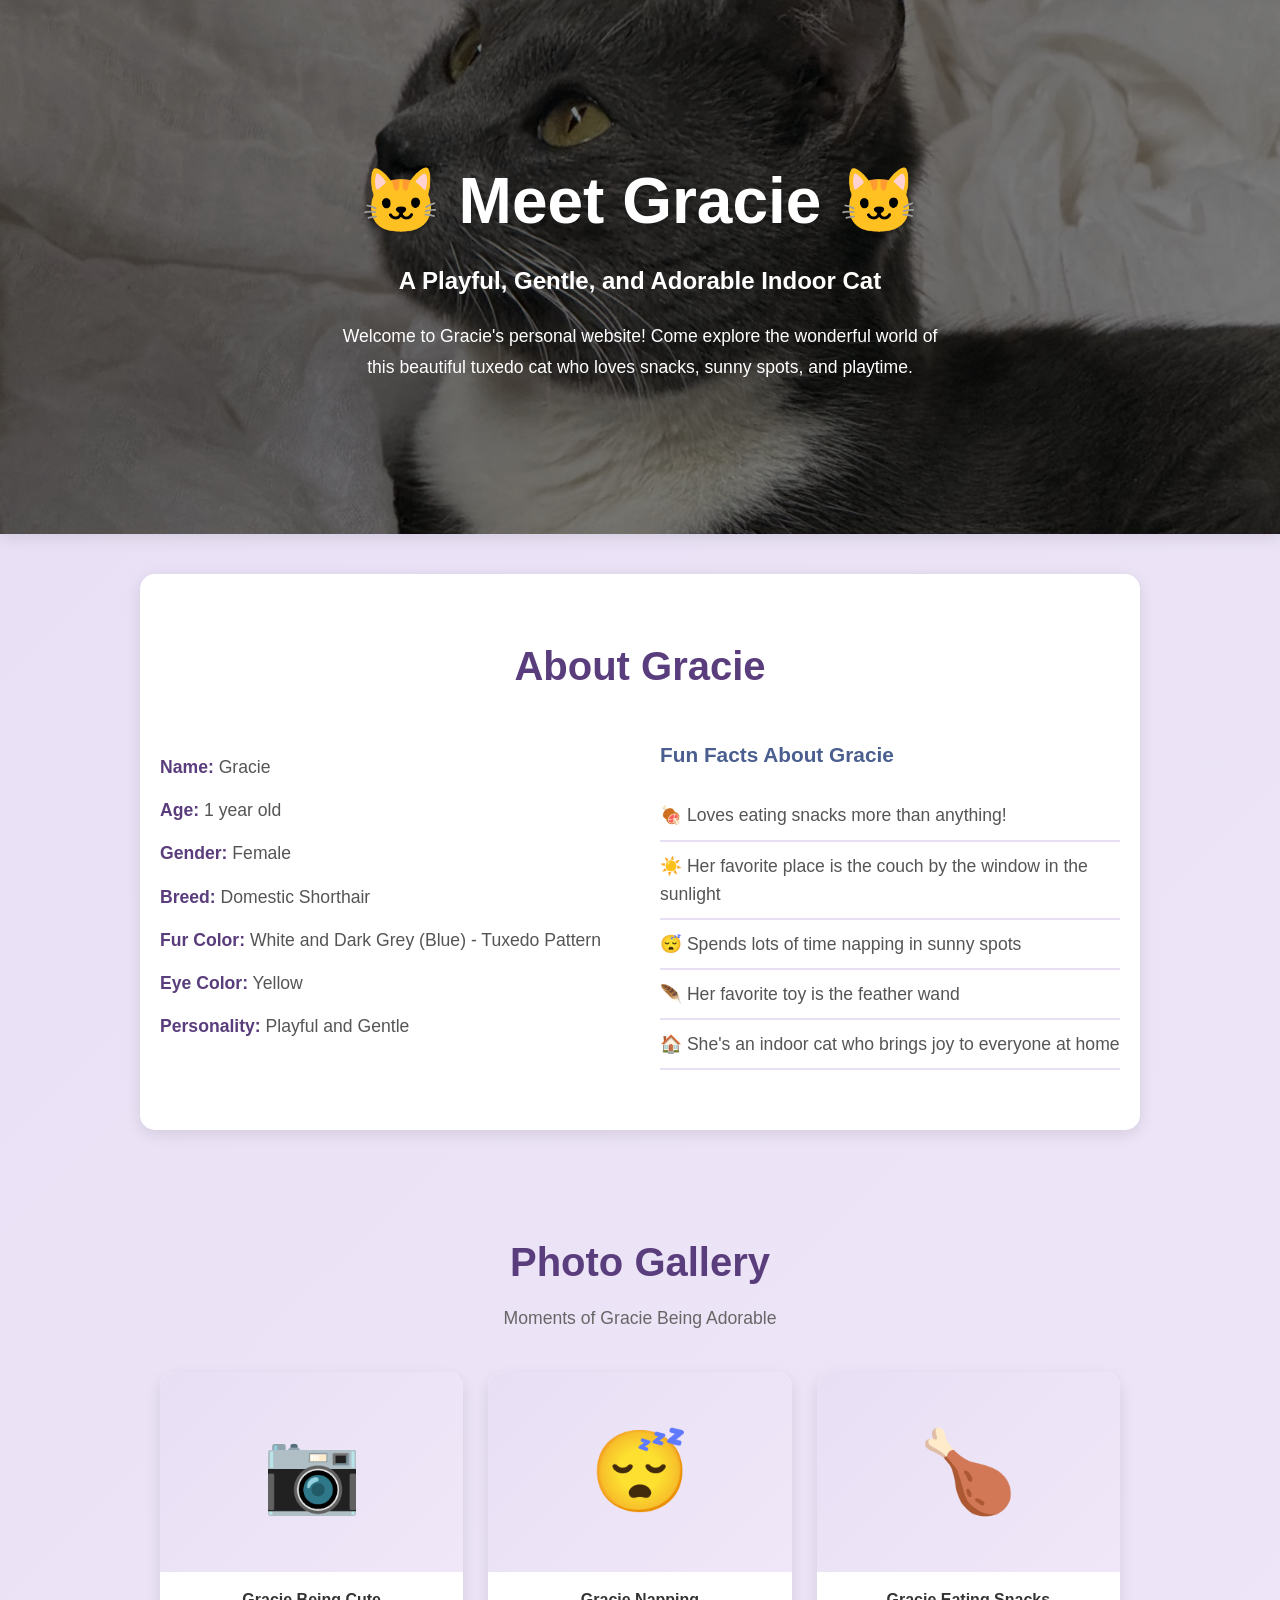
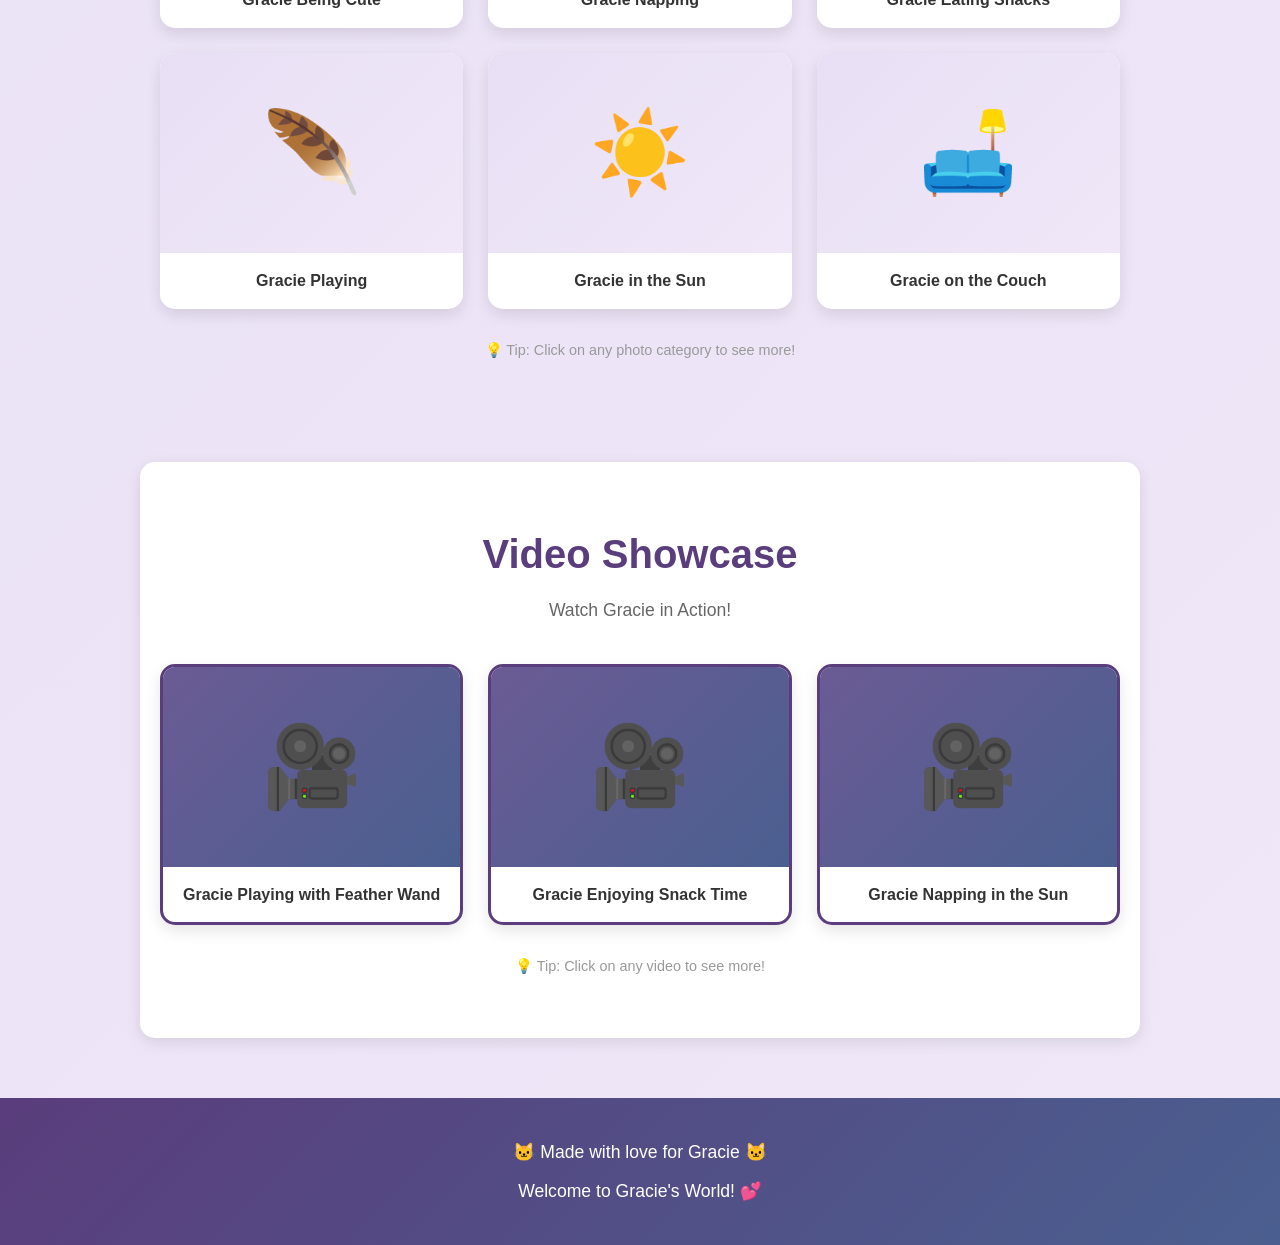
<file: index.html>
<!DOCTYPE html>
<html lang="en">
<head>
    <meta charset="UTF-8">
    <meta name="viewport" content="width=device-width, initial-scale=1.0">
    <title>Gracie - The Cutest Cat Ever!</title>
    <link rel="stylesheet" href="style.css">
</head>
<body>
    <!-- HERO SECTION: Welcome to Gracie's world -->
    <section class="hero">
        <div class="hero-content">
            <h1>🐱 Meet Gracie 🐱</h1>
            <p class="tagline">A Playful, Gentle, and Adorable Indoor Cat</p>
            <p class="intro">Welcome to Gracie's personal website! Come explore the wonderful world of this beautiful tuxedo cat who loves snacks, sunny spots, and playtime.</p>
        </div>
    </section>

    <!-- ABOUT ME SECTION: Learn about Gracie -->
    <section class="about">
        <h2>About Gracie</h2>
        <div class="about-content">
            <div class="about-text">
                <p><strong>Name:</strong> Gracie</p>
                <p><strong>Age:</strong> 1 year old</p>
                <p><strong>Gender:</strong> Female</p>
                <p><strong>Breed:</strong> Domestic Shorthair</p>
                <p><strong>Fur Color:</strong> White and Dark Grey (Blue) - Tuxedo Pattern</p>
                <p><strong>Eye Color:</strong> Yellow</p>
                <p><strong>Personality:</strong> Playful and Gentle</p>
            </div>
            <div class="about-facts">
                <h3>Fun Facts About Gracie</h3>
                <ul>
                    <li>🍖 Loves eating snacks more than anything!</li>
                    <li>☀️ Her favorite place is the couch by the window in the sunlight</li>
                    <li>😴 Spends lots of time napping in sunny spots</li>
                    <li>🪶 Her favorite toy is the feather wand</li>
                    <li>🏠 She's an indoor cat who brings joy to everyone at home</li>
                </ul>
            </div>
        </div>
    </section>

    <!-- PHOTO GALLERY SECTION: Show off Gracie's cutest moments -->
    <section class="gallery">
        <h2>Photo Gallery</h2>
        <p class="gallery-subtitle">Moments of Gracie Being Adorable</p>
        <div class="photo-grid">
            <!-- Photo 1 - Clickable link -->
            <a href="gracie-cute.html" class="photo-card">
                <div class="photo-placeholder">📷</div>
                <p>Gracie Being Cute</p>
            </a>
            <!-- Photo 2 - Clickable link -->
            <a href="gracie-napping.html" class="photo-card">
                <div class="photo-placeholder">😴</div>
                <p>Gracie Napping</p>
            </a>
            <!-- Photo 3 - Clickable link -->
            <a href="gracie-eating.html" class="photo-card">
                <div class="photo-placeholder">🍗</div>
                <p>Gracie Eating Snacks</p>
            </a>
            <!-- Photo 4 - Clickable link -->
            <a href="gracie-playing.html" class="photo-card">
                <div class="photo-placeholder">🪶</div>
                <p>Gracie Playing</p>
            </a>
            <!-- Photo 5 - Clickable link -->
            <a href="gracie-sun.html" class="photo-card">
                <div class="photo-placeholder">☀️</div>
                <p>Gracie in the Sun</p>
            </a>
            <!-- Photo 6 - Clickable link -->
            <a href="gracie-couch.html" class="photo-card">
                <div class="photo-placeholder">🛋️</div>
                <p>Gracie on the Couch</p>
            </a>
        </div>
        <p class="gallery-note">💡 Tip: Click on any photo category to see more!</p>
    </section>

    <!-- VIDEO SHOWCASE SECTION: Watch Gracie in action -->
    <section class="videos">
        <h2>Video Showcase</h2>
        <p class="video-subtitle">Watch Gracie in Action!</p>
        <div class="video-grid">
            <!-- Video 1 - Clickable link -->
            <a href="gracie-feather-wand.html" class="video-card">
                <div class="video-placeholder">🎥</div>
                <p>Gracie Playing with Feather Wand</p>
            </a>
            <!-- Video 2 - Clickable link -->
            <a href="gracie-snack-time.html" class="video-card">
                <div class="video-placeholder">🎥</div>
                <p>Gracie Enjoying Snack Time</p>
            </a>
            <!-- Video 3 - Clickable link -->
            <a href="gracie-sun-nap.html" class="video-card">
                <div class="video-placeholder">🎥</div>
                <p>Gracie Napping in the Sun</p>
            </a>
        </div>
        <p class="video-note">💡 Tip: Click on any video to see more!</p>
    </section>

    <!-- FOOTER -->
    <footer>
        <p>🐱 Made with love for Gracie 🐱</p>
        <p>Welcome to Gracie's World! 💕</p>
    </footer>

    <!-- Link to JavaScript file -->
    <script src="script.js"></script>
</body>
</html>
</file>
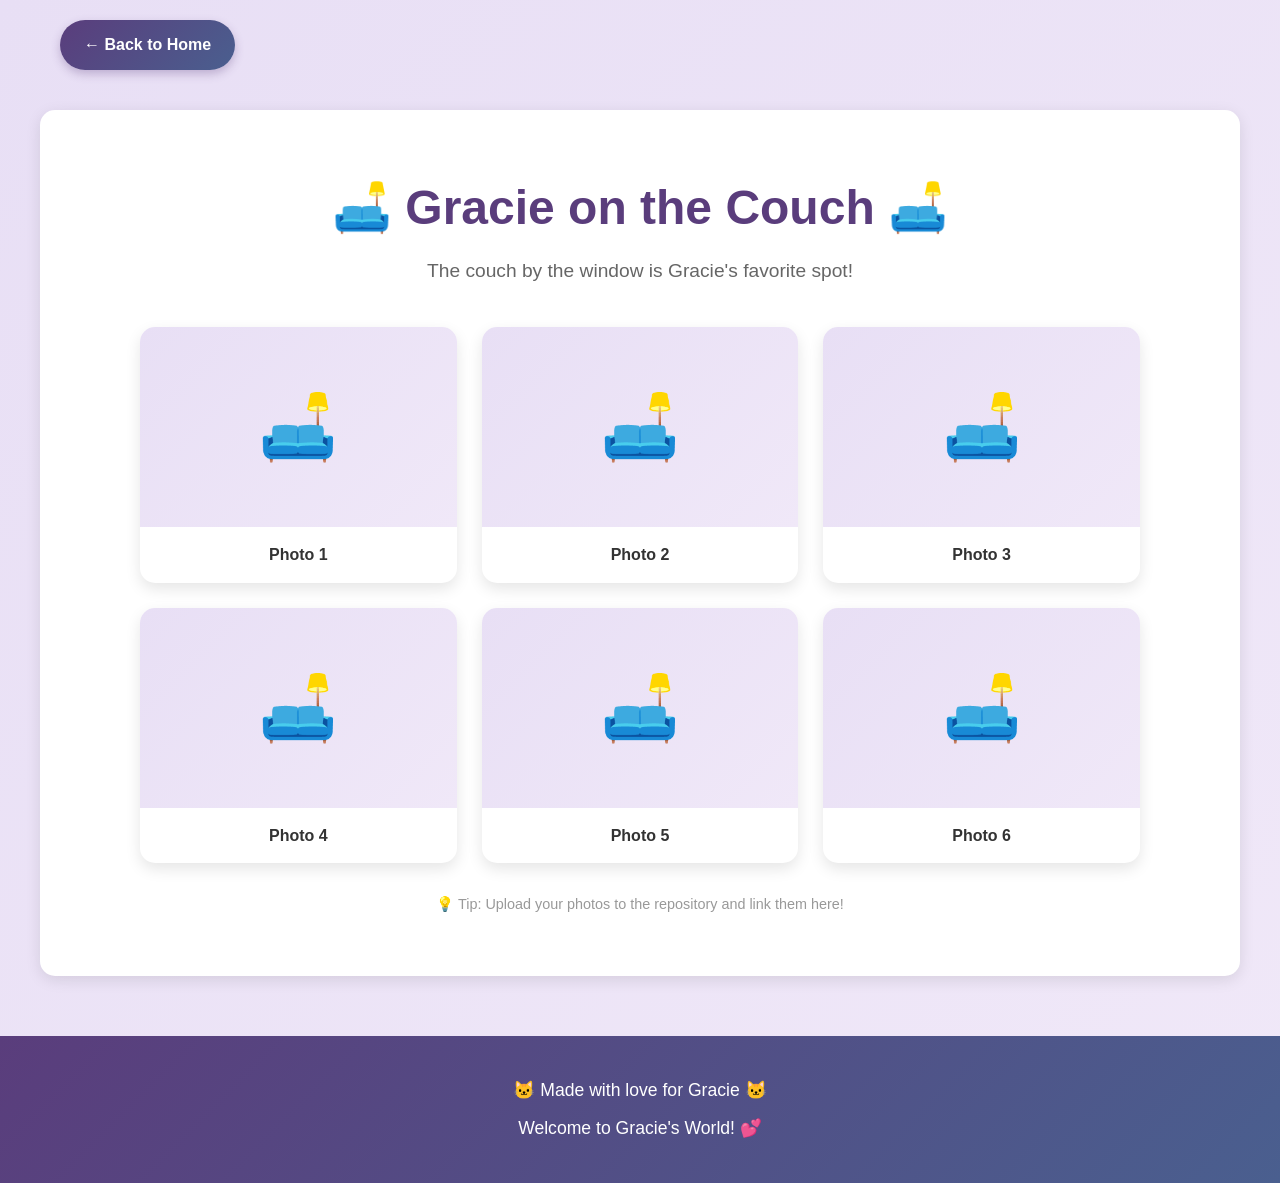
<file: gracie-couch.html>
<!DOCTYPE html>
<html lang="en">
<head>
    <meta charset="UTF-8">
    <meta name="viewport" content="width=device-width, initial-scale=1.0">
    <title>Gracie on the Couch - Gracie's Website</title>
    <link rel="stylesheet" href="style.css">
</head>
<body>
    <!-- BACK TO HOME BUTTON -->
    <div class="back-button-container">
        <a href="index.html" class="back-button">← Back to Home</a>
    </div>

    <!-- PAGE TITLE -->
    <section class="gallery-page">
        <h1>🛋️ Gracie on the Couch 🛋️</h1>
        <p class="page-subtitle">The couch by the window is Gracie's favorite spot!</p>

        <!-- PHOTO GRID -->
        <div class="gallery-page-grid">
            <!-- Add your photos here! Replace the emojis with actual image links -->
            <div class="gallery-item">
                <div class="photo-placeholder">🛋️</div>
                <p>Photo 1</p>
            </div>
            <div class="gallery-item">
                <div class="photo-placeholder">🛋️</div>
                <p>Photo 2</p>
            </div>
            <div class="gallery-item">
                <div class="photo-placeholder">🛋️</div>
                <p>Photo 3</p>
            </div>
            <div class="gallery-item">
                <div class="photo-placeholder">🛋️</div>
                <p>Photo 4</p>
            </div>
            <div class="gallery-item">
                <div class="photo-placeholder">🛋️</div>
                <p>Photo 5</p>
            </div>
            <div class="gallery-item">
                <div class="photo-placeholder">🛋️</div>
                <p>Photo 6</p>
            </div>
        </div>

        <p class="gallery-page-note">💡 Tip: Upload your photos to the repository and link them here!</p>
    </section>

    <!-- FOOTER -->
    <footer>
        <p>🐱 Made with love for Gracie 🐱</p>
        <p>Welcome to Gracie's World! 💕</p>
    </footer>

    <!-- Link to JavaScript file -->
    <script src="script.js"></script>
</body>
</html>
</file>
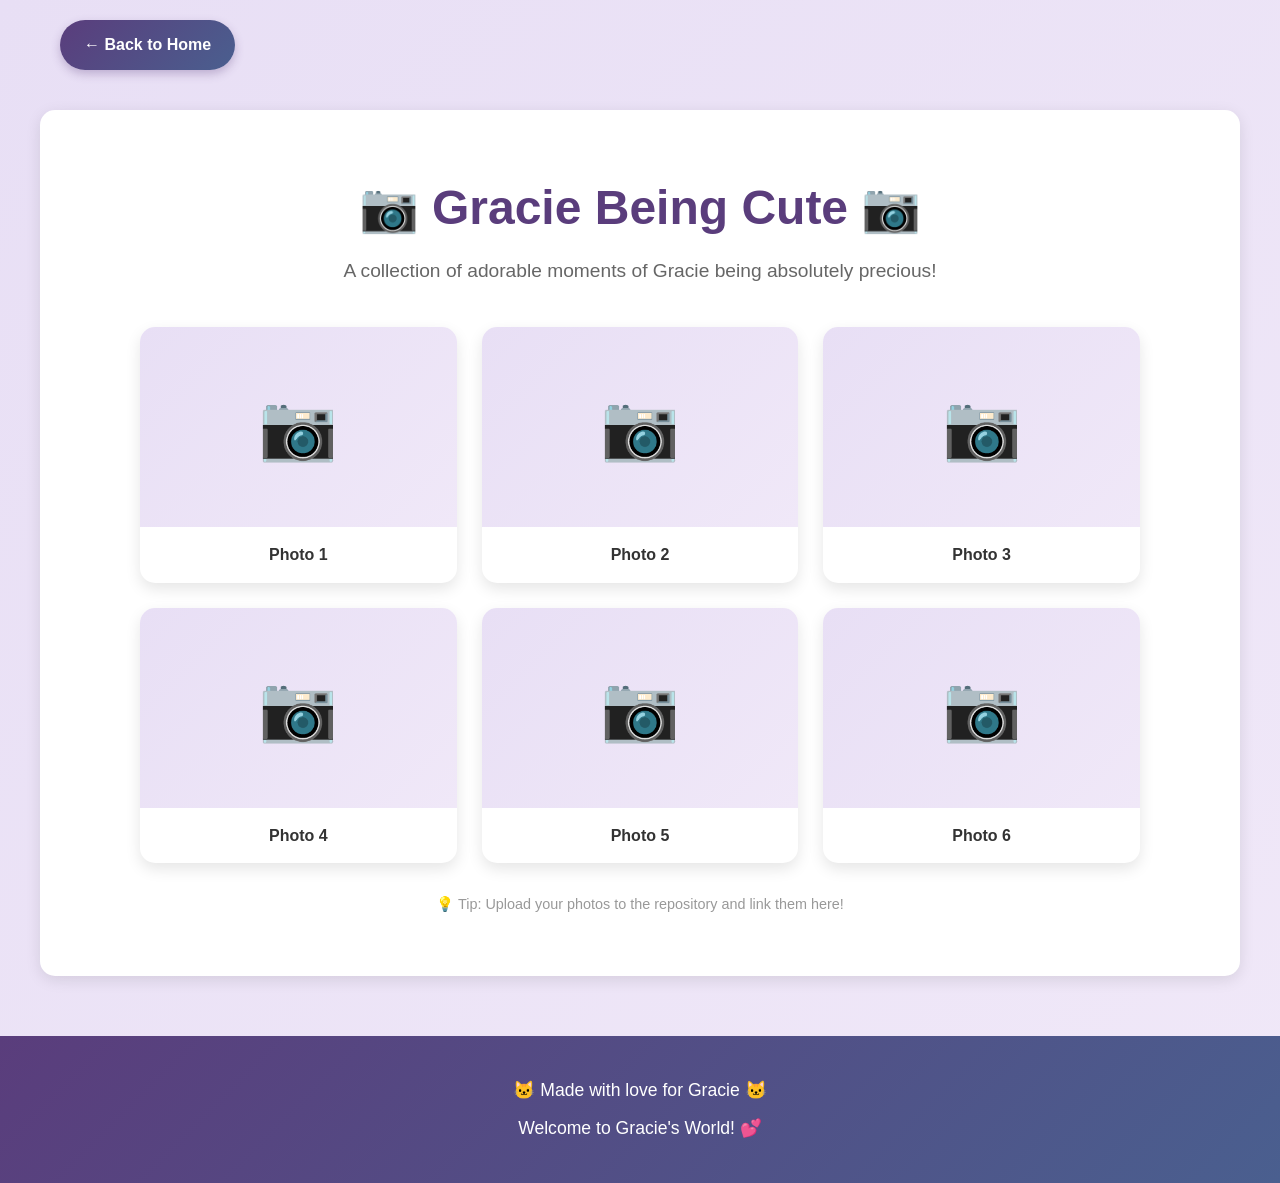
<file: gracie-cute.html>
<!DOCTYPE html>
<html lang="en">
<head>
    <meta charset="UTF-8">
    <meta name="viewport" content="width=device-width, initial-scale=1.0">
    <title>Gracie Being Cute - Gracie's Website</title>
    <link rel="stylesheet" href="style.css">
</head>
<body>
    <!-- BACK TO HOME BUTTON -->
    <div class="back-button-container">
        <a href="index.html" class="back-button">← Back to Home</a>
    </div>

    <!-- PAGE TITLE -->
    <section class="gallery-page">
        <h1>📷 Gracie Being Cute 📷</h1>
        <p class="page-subtitle">A collection of adorable moments of Gracie being absolutely precious!</p>

        <!-- PHOTO GRID -->
        <div class="gallery-page-grid">
            <!-- Add your photos here! Replace the emojis with actual image links -->
            <div class="gallery-item">
                <div class="photo-placeholder">📷</div>
                <p>Photo 1</p>
            </div>
            <div class="gallery-item">
                <div class="photo-placeholder">📷</div>
                <p>Photo 2</p>
            </div>
            <div class="gallery-item">
                <div class="photo-placeholder">📷</div>
                <p>Photo 3</p>
            </div>
            <div class="gallery-item">
                <div class="photo-placeholder">📷</div>
                <p>Photo 4</p>
            </div>
            <div class="gallery-item">
                <div class="photo-placeholder">📷</div>
                <p>Photo 5</p>
            </div>
            <div class="gallery-item">
                <div class="photo-placeholder">📷</div>
                <p>Photo 6</p>
            </div>
        </div>

        <p class="gallery-page-note">💡 Tip: Upload your photos to the repository and link them here!</p>
    </section>

    <!-- FOOTER -->
    <footer>
        <p>🐱 Made with love for Gracie 🐱</p>
        <p>Welcome to Gracie's World! 💕</p>
    </footer>

    <!-- Link to JavaScript file -->
    <script src="script.js"></script>
</body>
</html>
</file>
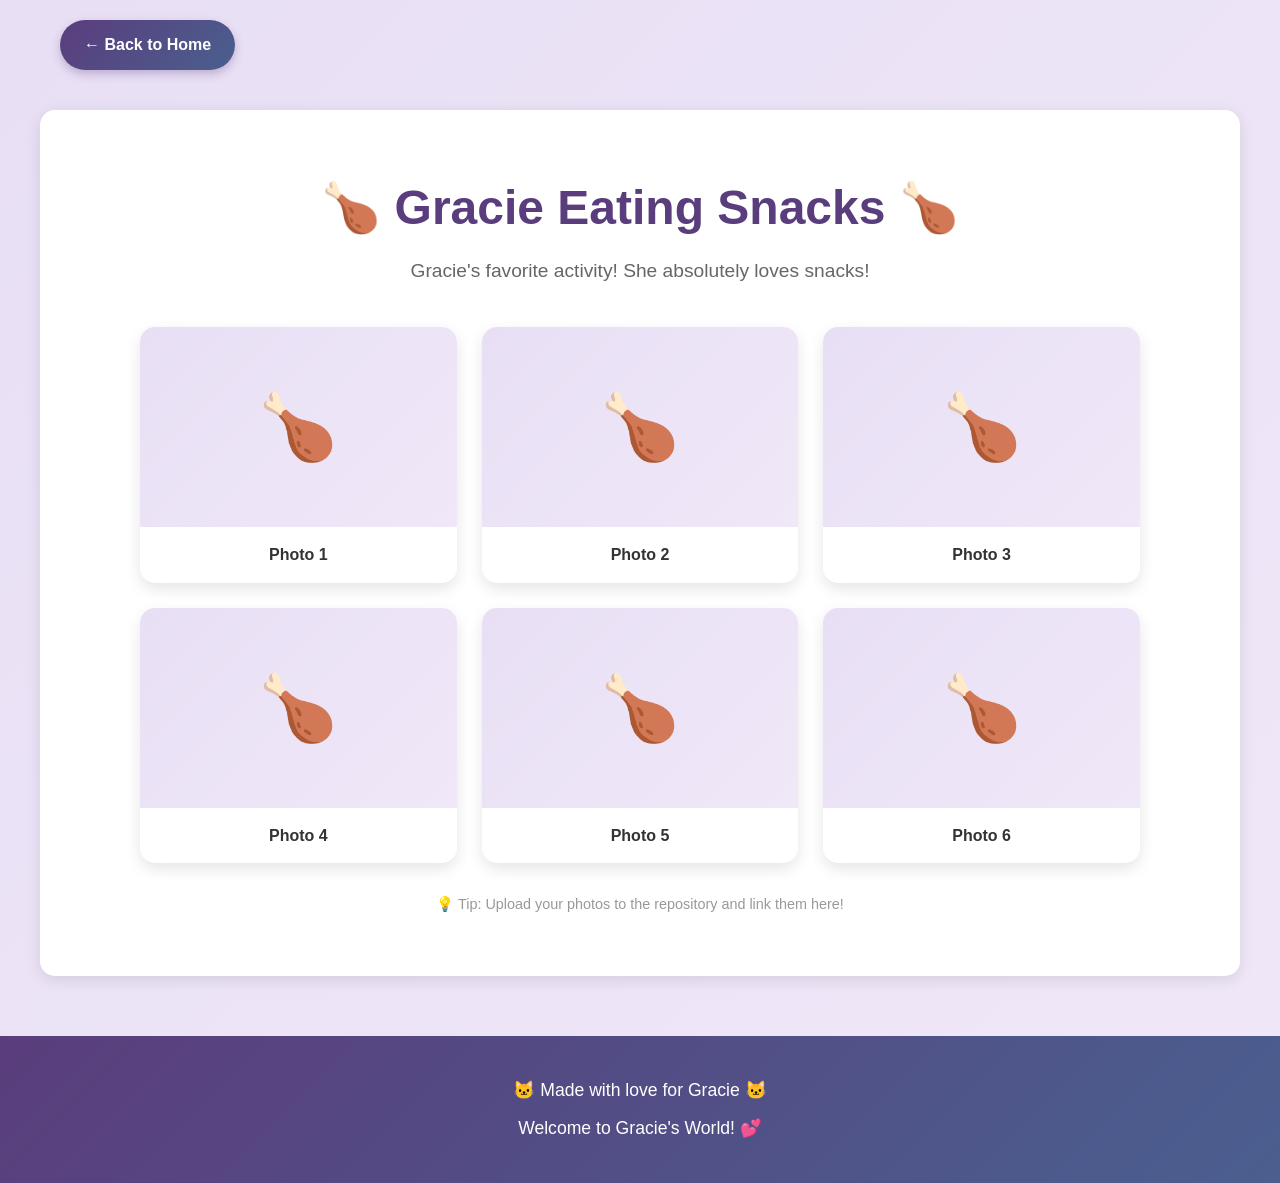
<file: gracie-eating.html>
<!DOCTYPE html>
<html lang="en">
<head>
    <meta charset="UTF-8">
    <meta name="viewport" content="width=device-width, initial-scale=1.0">
    <title>Gracie Eating Snacks - Gracie's Website</title>
    <link rel="stylesheet" href="style.css">
</head>
<body>
    <!-- BACK TO HOME BUTTON -->
    <div class="back-button-container">
        <a href="index.html" class="back-button">← Back to Home</a>
    </div>

    <!-- PAGE TITLE -->
    <section class="gallery-page">
        <h1>🍗 Gracie Eating Snacks 🍗</h1>
        <p class="page-subtitle">Gracie's favorite activity! She absolutely loves snacks!</p>

        <!-- PHOTO GRID -->
        <div class="gallery-page-grid">
            <!-- Add your photos here! Replace the emojis with actual image links -->
            <div class="gallery-item">
                <div class="photo-placeholder">🍗</div>
                <p>Photo 1</p>
            </div>
            <div class="gallery-item">
                <div class="photo-placeholder">🍗</div>
                <p>Photo 2</p>
            </div>
            <div class="gallery-item">
                <div class="photo-placeholder">🍗</div>
                <p>Photo 3</p>
            </div>
            <div class="gallery-item">
                <div class="photo-placeholder">🍗</div>
                <p>Photo 4</p>
            </div>
            <div class="gallery-item">
                <div class="photo-placeholder">🍗</div>
                <p>Photo 5</p>
            </div>
            <div class="gallery-item">
                <div class="photo-placeholder">🍗</div>
                <p>Photo 6</p>
            </div>
        </div>

        <p class="gallery-page-note">💡 Tip: Upload your photos to the repository and link them here!</p>
    </section>

    <!-- FOOTER -->
    <footer>
        <p>🐱 Made with love for Gracie 🐱</p>
        <p>Welcome to Gracie's World! 💕</p>
    </footer>

    <!-- Link to JavaScript file -->
    <script src="script.js"></script>
</body>
</html>
</file>
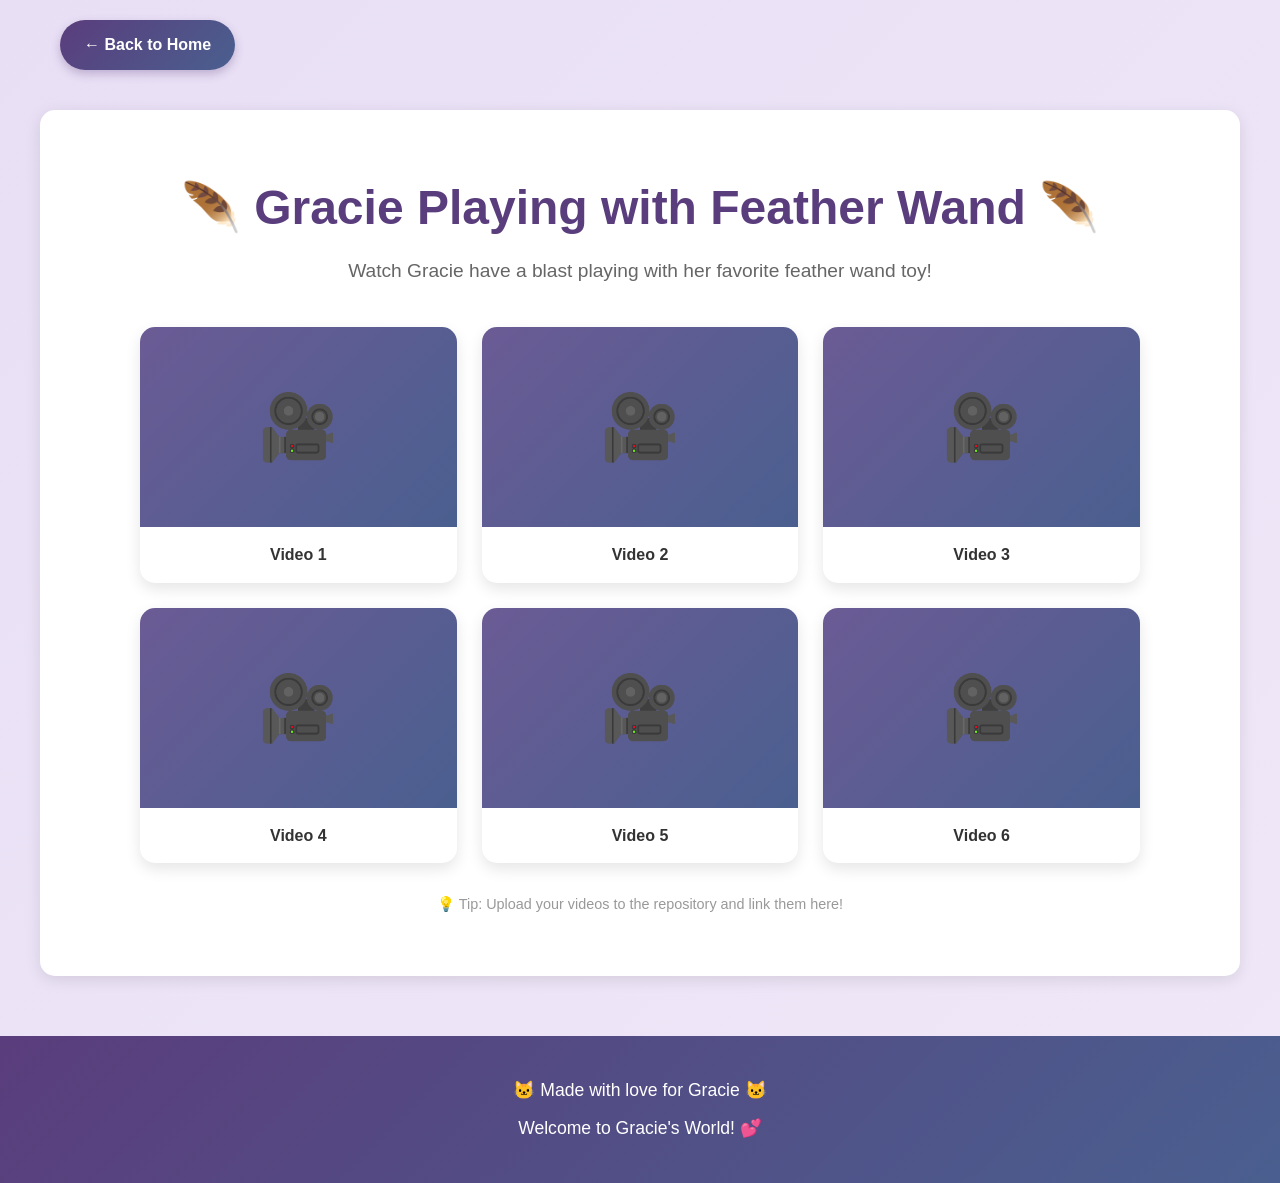
<file: gracie-feather-wand.html>
<!DOCTYPE html>
<html lang="en">
<head>
    <meta charset="UTF-8">
    <meta name="viewport" content="width=device-width, initial-scale=1.0">
    <title>Gracie with Feather Wand - Gracie's Website</title>
    <link rel="stylesheet" href="style.css">
</head>
<body>
    <!-- BACK TO HOME BUTTON -->
    <div class="back-button-container">
        <a href="index.html" class="back-button">← Back to Home</a>
    </div>

    <!-- PAGE TITLE -->
    <section class="gallery-page">
        <h1>🪶 Gracie Playing with Feather Wand 🪶</h1>
        <p class="page-subtitle">Watch Gracie have a blast playing with her favorite feather wand toy!</p>

        <!-- VIDEO GRID -->
        <div class="gallery-page-grid">
            <!-- Add your videos here! -->
            <div class="gallery-item">
                <div class="video-placeholder">🎥</div>
                <p>Video 1</p>
            </div>
            <div class="gallery-item">
                <div class="video-placeholder">🎥</div>
                <p>Video 2</p>
            </div>
            <div class="gallery-item">
                <div class="video-placeholder">🎥</div>
                <p>Video 3</p>
            </div>
            <div class="gallery-item">
                <div class="video-placeholder">🎥</div>
                <p>Video 4</p>
            </div>
            <div class="gallery-item">
                <div class="video-placeholder">🎥</div>
                <p>Video 5</p>
            </div>
            <div class="gallery-item">
                <div class="video-placeholder">🎥</div>
                <p>Video 6</p>
            </div>
        </div>

        <p class="gallery-page-note">💡 Tip: Upload your videos to the repository and link them here!</p>
    </section>

    <!-- FOOTER -->
    <footer>
        <p>🐱 Made with love for Gracie 🐱</p>
        <p>Welcome to Gracie's World! 💕</p>
    </footer>

    <!-- Link to JavaScript file -->
    <script src="script.js"></script>
</body>
</html>
</file>
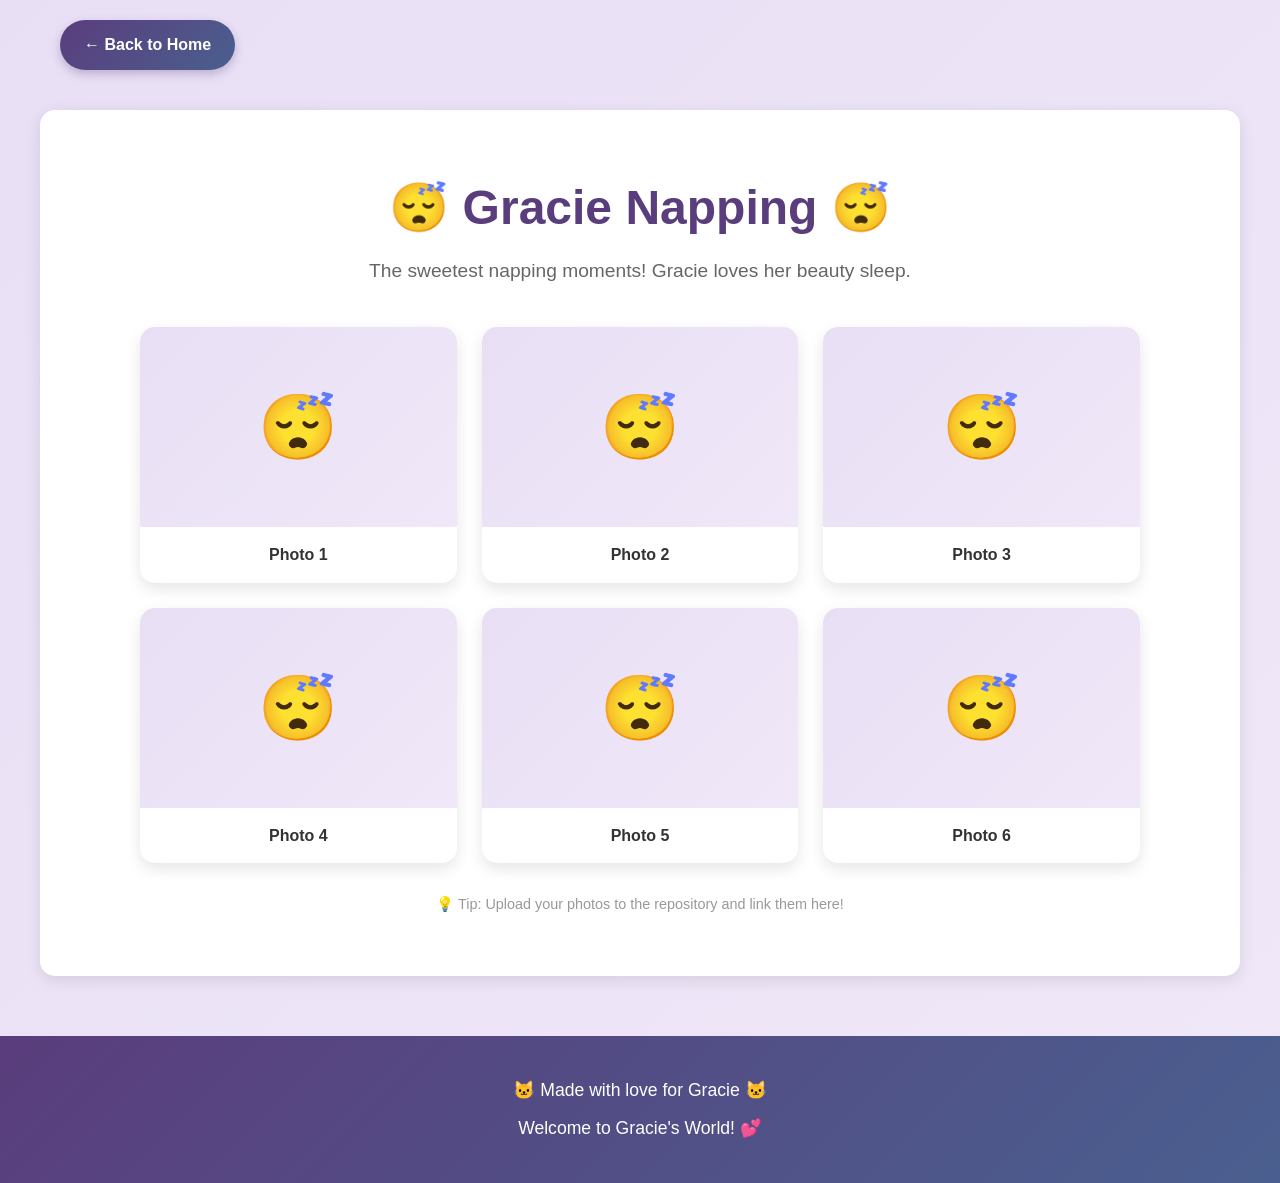
<file: gracie-napping.html>
<!DOCTYPE html>
<html lang="en">
<head>
    <meta charset="UTF-8">
    <meta name="viewport" content="width=device-width, initial-scale=1.0">
    <title>Gracie Napping - Gracie's Website</title>
    <link rel="stylesheet" href="style.css">
</head>
<body>
    <!-- BACK TO HOME BUTTON -->
    <div class="back-button-container">
        <a href="index.html" class="back-button">← Back to Home</a>
    </div>

    <!-- PAGE TITLE -->
    <section class="gallery-page">
        <h1>😴 Gracie Napping 😴</h1>
        <p class="page-subtitle">The sweetest napping moments! Gracie loves her beauty sleep.</p>

        <!-- PHOTO GRID -->
        <div class="gallery-page-grid">
            <!-- Add your photos here! Replace the emojis with actual image links -->
            <div class="gallery-item">
                <div class="photo-placeholder">😴</div>
                <p>Photo 1</p>
            </div>
            <div class="gallery-item">
                <div class="photo-placeholder">😴</div>
                <p>Photo 2</p>
            </div>
            <div class="gallery-item">
                <div class="photo-placeholder">😴</div>
                <p>Photo 3</p>
            </div>
            <div class="gallery-item">
                <div class="photo-placeholder">😴</div>
                <p>Photo 4</p>
            </div>
            <div class="gallery-item">
                <div class="photo-placeholder">😴</div>
                <p>Photo 5</p>
            </div>
            <div class="gallery-item">
                <div class="photo-placeholder">😴</div>
                <p>Photo 6</p>
            </div>
        </div>

        <p class="gallery-page-note">💡 Tip: Upload your photos to the repository and link them here!</p>
    </section>

    <!-- FOOTER -->
    <footer>
        <p>🐱 Made with love for Gracie 🐱</p>
        <p>Welcome to Gracie's World! 💕</p>
    </footer>

    <!-- Link to JavaScript file -->
    <script src="script.js"></script>
</body>
</html>
</file>
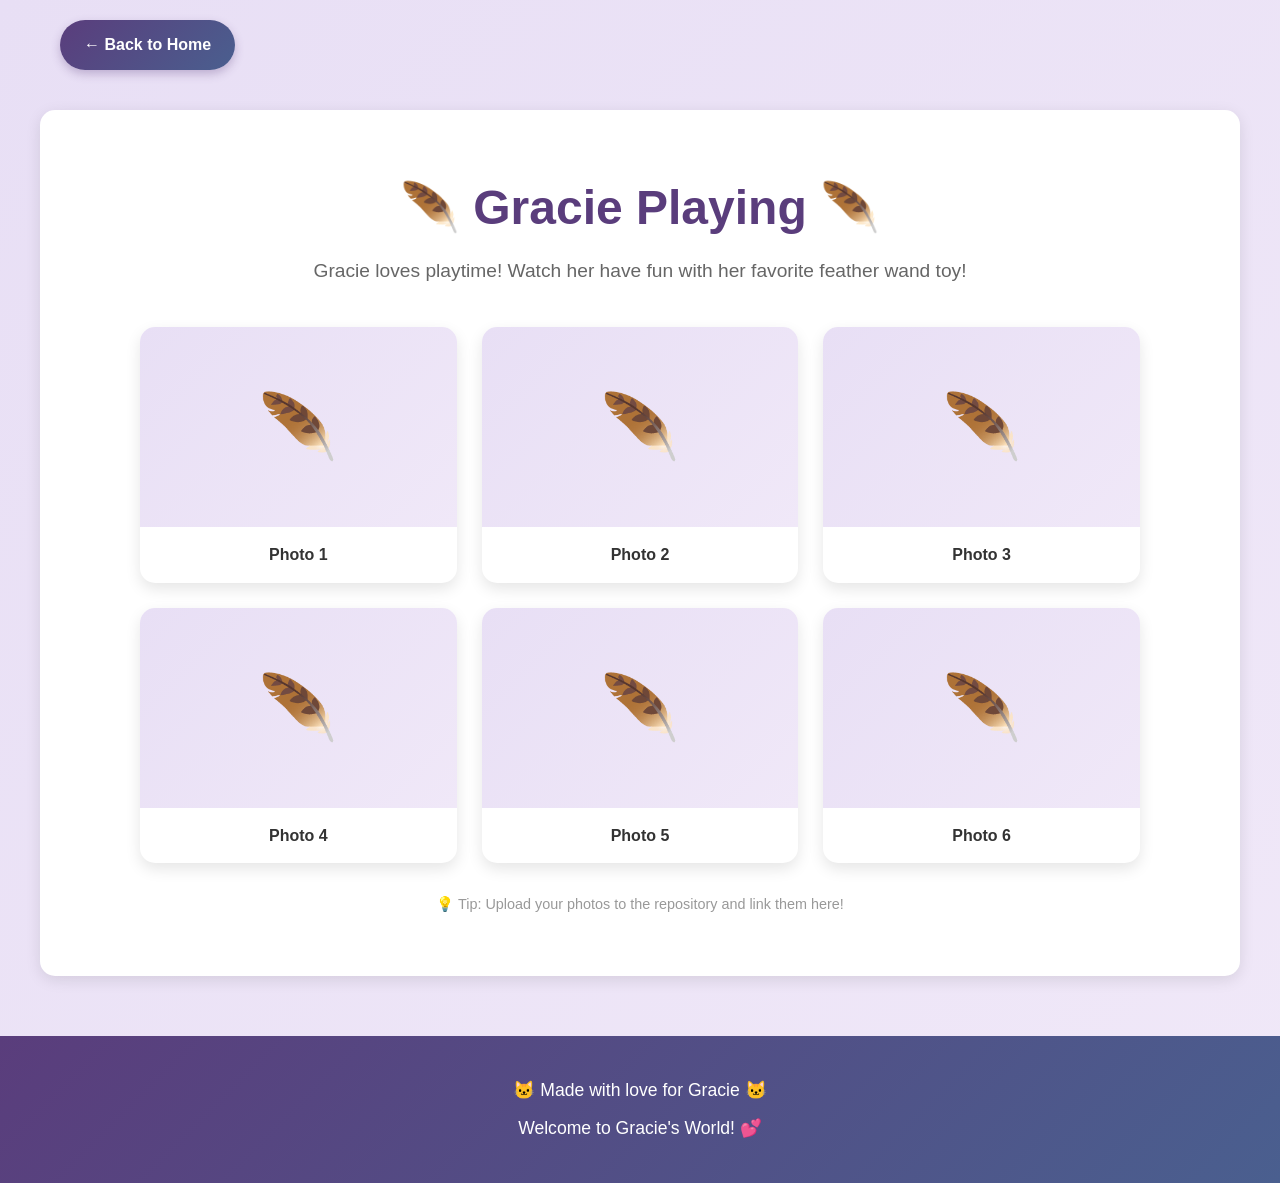
<file: gracie-playing.html>
<!DOCTYPE html>
<html lang="en">
<head>
    <meta charset="UTF-8">
    <meta name="viewport" content="width=device-width, initial-scale=1.0">
    <title>Gracie Playing - Gracie's Website</title>
    <link rel="stylesheet" href="style.css">
</head>
<body>
    <!-- BACK TO HOME BUTTON -->
    <div class="back-button-container">
        <a href="index.html" class="back-button">← Back to Home</a>
    </div>

    <!-- PAGE TITLE -->
    <section class="gallery-page">
        <h1>🪶 Gracie Playing 🪶</h1>
        <p class="page-subtitle">Gracie loves playtime! Watch her have fun with her favorite feather wand toy!</p>

        <!-- PHOTO GRID -->
        <div class="gallery-page-grid">
            <!-- Add your photos here! Replace the emojis with actual image links -->
            <div class="gallery-item">
                <div class="photo-placeholder">🪶</div>
                <p>Photo 1</p>
            </div>
            <div class="gallery-item">
                <div class="photo-placeholder">🪶</div>
                <p>Photo 2</p>
            </div>
            <div class="gallery-item">
                <div class="photo-placeholder">🪶</div>
                <p>Photo 3</p>
            </div>
            <div class="gallery-item">
                <div class="photo-placeholder">🪶</div>
                <p>Photo 4</p>
            </div>
            <div class="gallery-item">
                <div class="photo-placeholder">🪶</div>
                <p>Photo 5</p>
            </div>
            <div class="gallery-item">
                <div class="photo-placeholder">🪶</div>
                <p>Photo 6</p>
            </div>
        </div>

        <p class="gallery-page-note">💡 Tip: Upload your photos to the repository and link them here!</p>
    </section>

    <!-- FOOTER -->
    <footer>
        <p>🐱 Made with love for Gracie 🐱</p>
        <p>Welcome to Gracie's World! 💕</p>
    </footer>

    <!-- Link to JavaScript file -->
    <script src="script.js"></script>
</body>
</html>
</file>
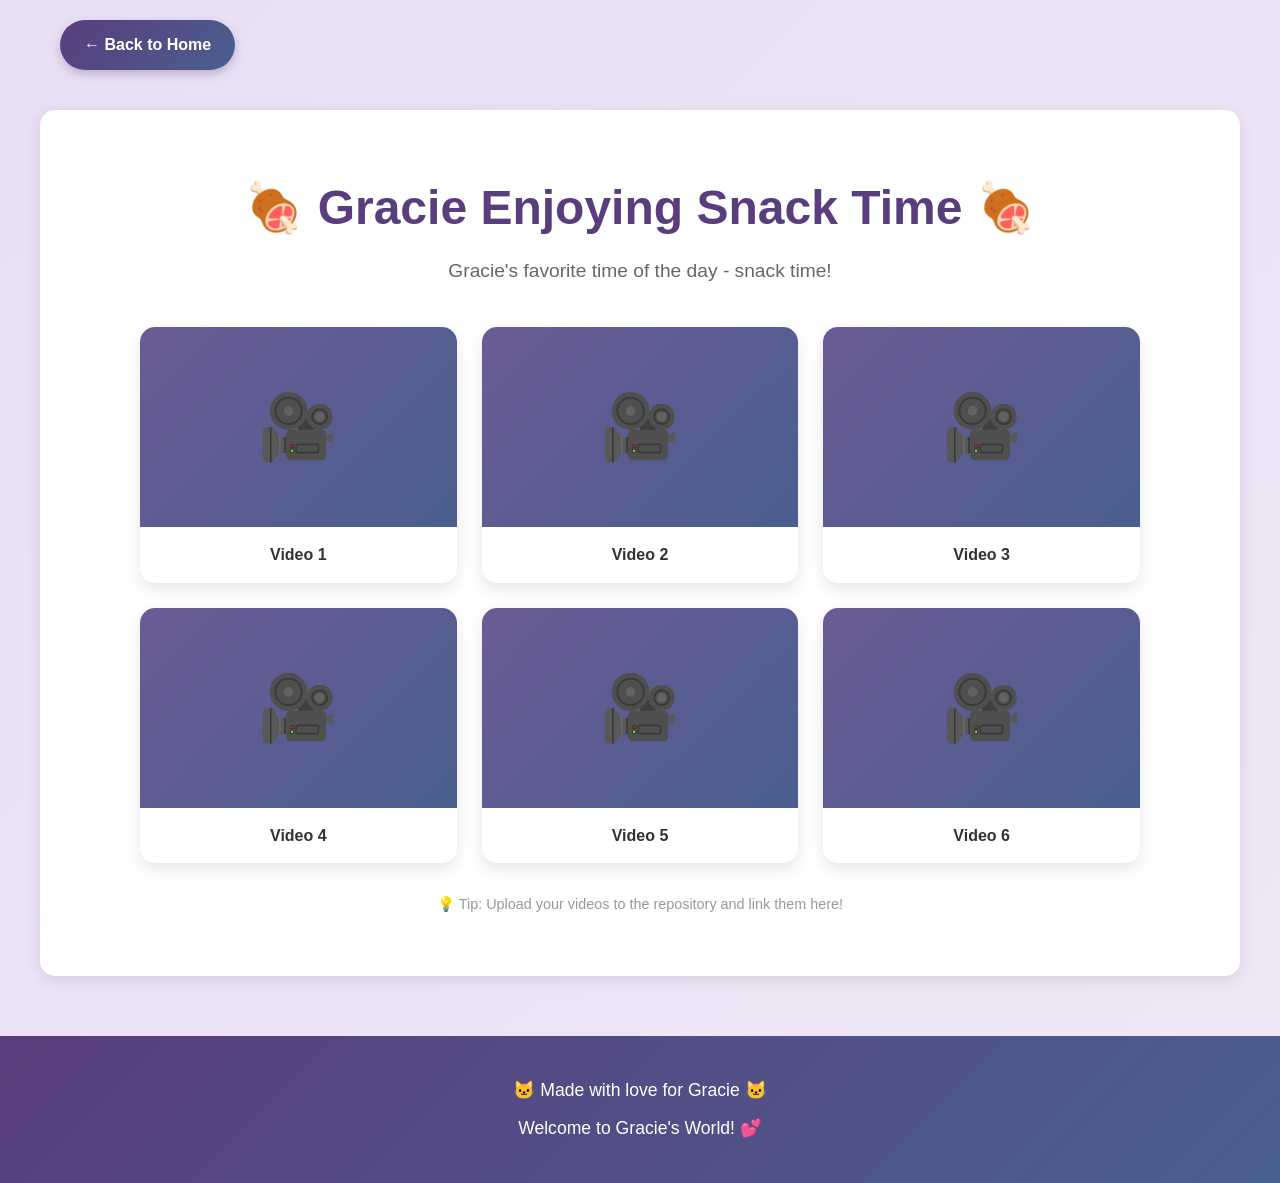
<file: gracie-snack-time.html>
<!DOCTYPE html>
<html lang="en">
<head>
    <meta charset="UTF-8">
    <meta name="viewport" content="width=device-width, initial-scale=1.0">
    <title>Gracie Snack Time - Gracie's Website</title>
    <link rel="stylesheet" href="style.css">
</head>
<body>
    <!-- BACK TO HOME BUTTON -->
    <div class="back-button-container">
        <a href="index.html" class="back-button">← Back to Home</a>
    </div>

    <!-- PAGE TITLE -->
    <section class="gallery-page">
        <h1>🍖 Gracie Enjoying Snack Time 🍖</h1>
        <p class="page-subtitle">Gracie's favorite time of the day - snack time!</p>

        <!-- VIDEO GRID -->
        <div class="gallery-page-grid">
            <!-- Add your videos here! -->
            <div class="gallery-item">
                <div class="video-placeholder">🎥</div>
                <p>Video 1</p>
            </div>
            <div class="gallery-item">
                <div class="video-placeholder">🎥</div>
                <p>Video 2</p>
            </div>
            <div class="gallery-item">
                <div class="video-placeholder">🎥</div>
                <p>Video 3</p>
            </div>
            <div class="gallery-item">
                <div class="video-placeholder">🎥</div>
                <p>Video 4</p>
            </div>
            <div class="gallery-item">
                <div class="video-placeholder">🎥</div>
                <p>Video 5</p>
            </div>
            <div class="gallery-item">
                <div class="video-placeholder">🎥</div>
                <p>Video 6</p>
            </div>
        </div>

        <p class="gallery-page-note">💡 Tip: Upload your videos to the repository and link them here!</p>
    </section>

    <!-- FOOTER -->
    <footer>
        <p>🐱 Made with love for Gracie 🐱</p>
        <p>Welcome to Gracie's World! 💕</p>
    </footer>

    <!-- Link to JavaScript file -->
    <script src="script.js"></script>
</body>
</html>
</file>
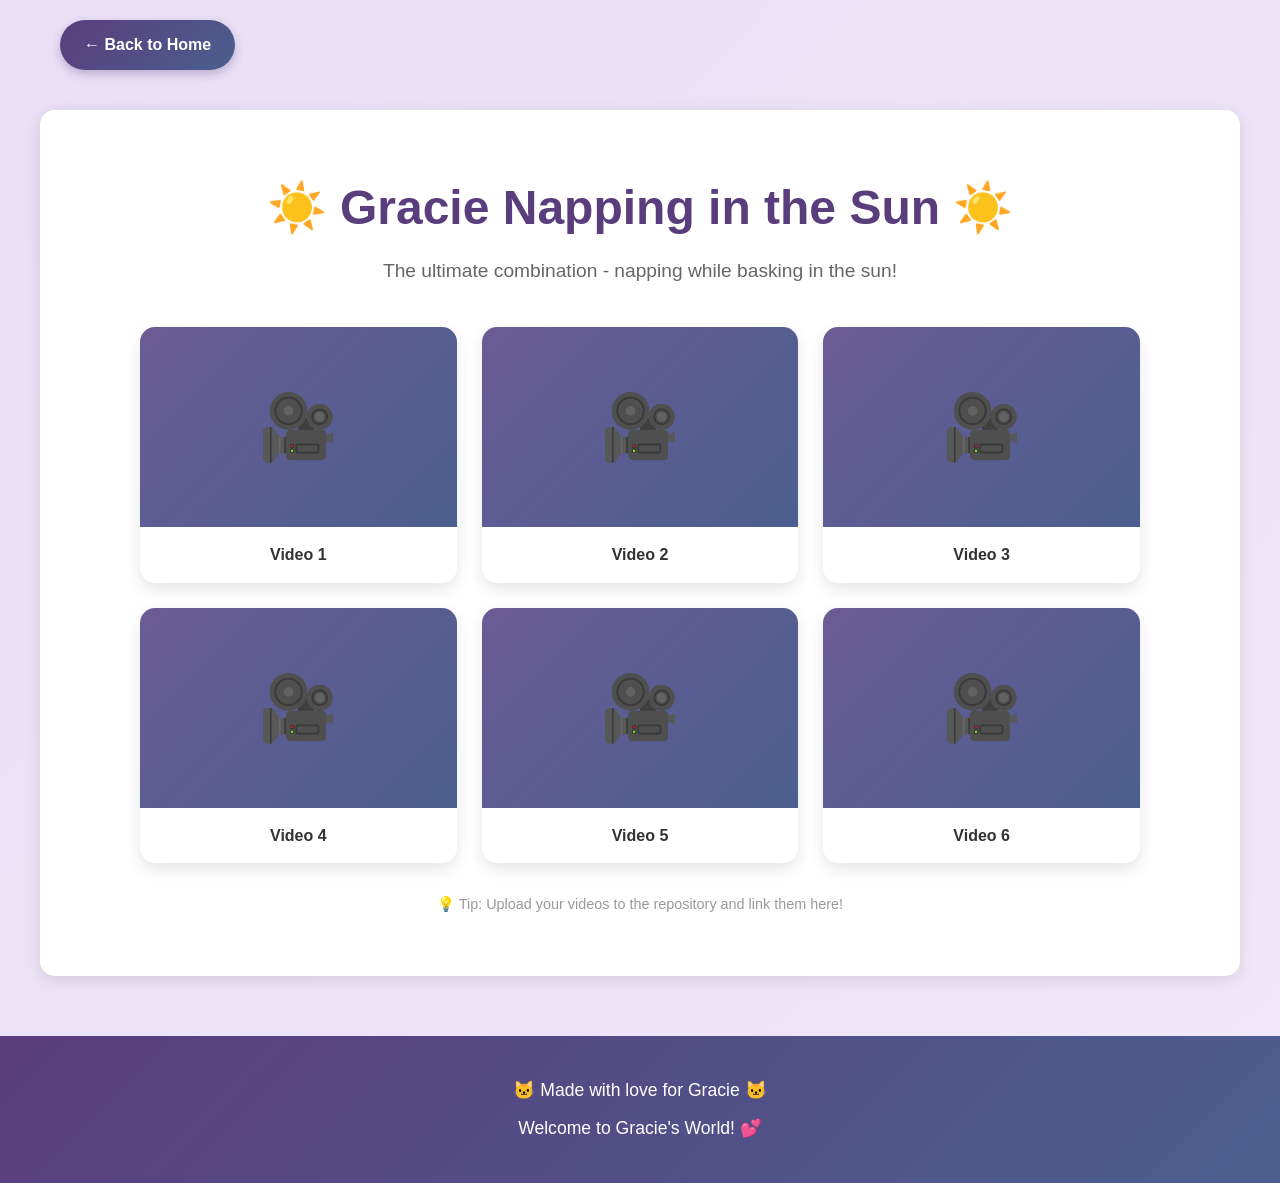
<file: gracie-sun-nap.html>
<!DOCTYPE html>
<html lang="en">
<head>
    <meta charset="UTF-8">
    <meta name="viewport" content="width=device-width, initial-scale=1.0">
    <title>Gracie Sun Nap - Gracie's Website</title>
    <link rel="stylesheet" href="style.css">
</head>
<body>
    <!-- BACK TO HOME BUTTON -->
    <div class="back-button-container">
        <a href="index.html" class="back-button">← Back to Home</a>
    </div>

    <!-- PAGE TITLE -->
    <section class="gallery-page">
        <h1>☀️ Gracie Napping in the Sun ☀️</h1>
        <p class="page-subtitle">The ultimate combination - napping while basking in the sun!</p>

        <!-- VIDEO GRID -->
        <div class="gallery-page-grid">
            <!-- Add your videos here! -->
            <div class="gallery-item">
                <div class="video-placeholder">🎥</div>
                <p>Video 1</p>
            </div>
            <div class="gallery-item">
                <div class="video-placeholder">🎥</div>
                <p>Video 2</p>
            </div>
            <div class="gallery-item">
                <div class="video-placeholder">🎥</div>
                <p>Video 3</p>
            </div>
            <div class="gallery-item">
                <div class="video-placeholder">🎥</div>
                <p>Video 4</p>
            </div>
            <div class="gallery-item">
                <div class="video-placeholder">🎥</div>
                <p>Video 5</p>
            </div>
            <div class="gallery-item">
                <div class="video-placeholder">🎥</div>
                <p>Video 6</p>
            </div>
        </div>

        <p class="gallery-page-note">💡 Tip: Upload your videos to the repository and link them here!</p>
    </section>

    <!-- FOOTER -->
    <footer>
        <p>🐱 Made with love for Gracie 🐱</p>
        <p>Welcome to Gracie's World! 💕</p>
    </footer>

    <!-- Link to JavaScript file -->
    <script src="script.js"></script>
</body>
</html>
</file>
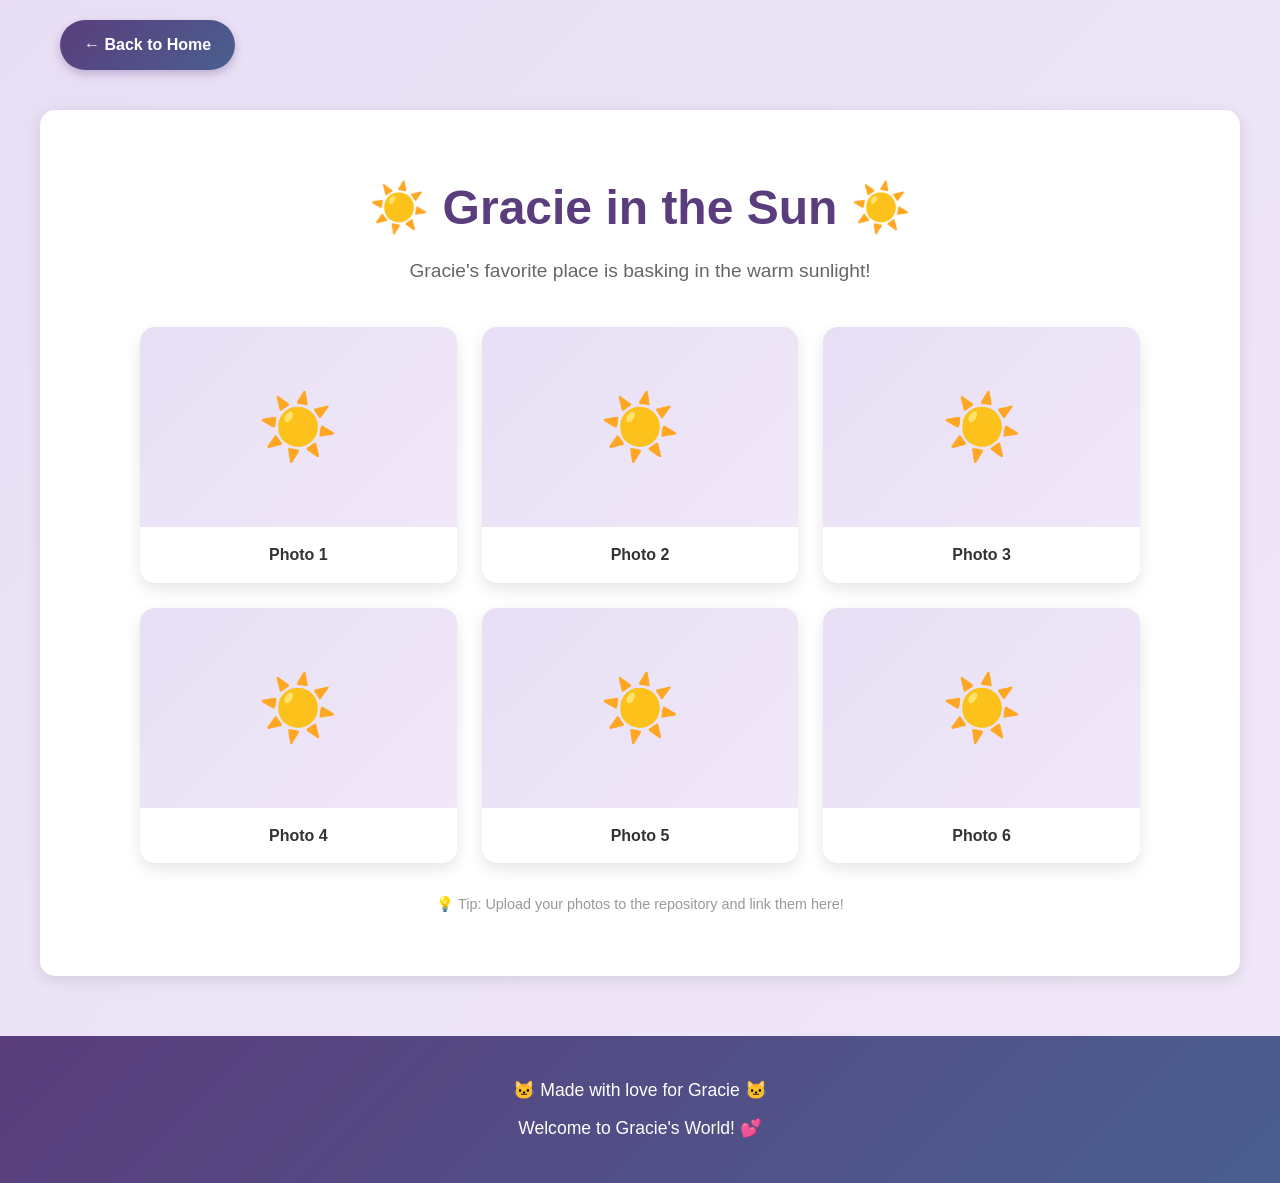
<file: gracie-sun.html>
<!DOCTYPE html>
<html lang="en">
<head>
    <meta charset="UTF-8">
    <meta name="viewport" content="width=device-width, initial-scale=1.0">
    <title>Gracie in the Sun - Gracie's Website</title>
    <link rel="stylesheet" href="style.css">
</head>
<body>
    <!-- BACK TO HOME BUTTON -->
    <div class="back-button-container">
        <a href="index.html" class="back-button">← Back to Home</a>
    </div>

    <!-- PAGE TITLE -->
    <section class="gallery-page">
        <h1>☀️ Gracie in the Sun ☀️</h1>
        <p class="page-subtitle">Gracie's favorite place is basking in the warm sunlight!</p>

        <!-- PHOTO GRID -->
        <div class="gallery-page-grid">
            <!-- Add your photos here! Replace the emojis with actual image links -->
            <div class="gallery-item">
                <div class="photo-placeholder">☀️</div>
                <p>Photo 1</p>
            </div>
            <div class="gallery-item">
                <div class="photo-placeholder">☀️</div>
                <p>Photo 2</p>
            </div>
            <div class="gallery-item">
                <div class="photo-placeholder">☀️</div>
                <p>Photo 3</p>
            </div>
            <div class="gallery-item">
                <div class="photo-placeholder">☀️</div>
                <p>Photo 4</p>
            </div>
            <div class="gallery-item">
                <div class="photo-placeholder">☀️</div>
                <p>Photo 5</p>
            </div>
            <div class="gallery-item">
                <div class="photo-placeholder">☀️</div>
                <p>Photo 6</p>
            </div>
        </div>

        <p class="gallery-page-note">💡 Tip: Upload your photos to the repository and link them here!</p>
    </section>

    <!-- FOOTER -->
    <footer>
        <p>🐱 Made with love for Gracie 🐱</p>
        <p>Welcome to Gracie's World! 💕</p>
    </footer>

    <!-- Link to JavaScript file -->
    <script src="script.js"></script>
</body>
</html>
</file>
<file: style.css>
/* ============================================
   GRACIE'S WEBSITE - STYLESHEET
   All the colors and styling to make Gracie's
   website cute and colorful!
   ============================================ */

/* GENERAL STYLES - Apply to the whole page */
* {
    margin: 0;
    padding: 0;
    box-sizing: border-box;
}

body {
    font-family: 'Arial', sans-serif;
    line-height: 1.6;
    color: #333;
    background: linear-gradient(135deg, #e8dff5 0%, #f0e8f8 100%);
    min-height: 100vh;
}

/* ============================================
   HERO SECTION - The welcome area at the top
   ============================================ */
.hero {
    background: linear-gradient(rgba(0, 0, 0, 0.5), rgba(0, 0, 0, 0.5)), url('gracie.webp') center/cover no-repeat;
    color: white;
    padding: 150px 20px;
    text-align: center;
    box-shadow: 0 4px 15px rgba(0, 0, 0, 0.1);
    min-height: 500px;
    display: flex;
    align-items: center;
    justify-content: center;
}

.hero-content h1 {
    font-size: 4rem;
    margin-bottom: 10px;
    text-shadow: 2px 2px 4px rgba(0, 0, 0, 0.2);
}

.hero-content .tagline {
    font-size: 1.5rem;
    margin-bottom: 20px;
    font-weight: bold;
}

.hero-content .intro {
    font-size: 1.1rem;
    max-width: 600px;
    margin: 0 auto;
    line-height: 1.8;
}

/* ============================================
   ABOUT ME SECTION - Information about Gracie
   ============================================ */
.about {
    padding: 60px 20px;
    max-width: 1000px;
    margin: 0 auto;
    background: white;
    border-radius: 15px;
    margin: 40px auto;
    box-shadow: 0 4px 15px rgba(0, 0, 0, 0.1);
}

.about h2 {
    font-size: 2.5rem;
    color: #5a3d7c;
    text-align: center;
    margin-bottom: 40px;
}

.about-content {
    display: grid;
    grid-template-columns: 1fr 1fr;
    gap: 40px;
}

.about-text p {
    margin: 15px 0;
    font-size: 1.1rem;
    color: #555;
}

.about-text strong {
    color: #5a3d7c;
}

.about-facts h3 {
    color: #4a5f8f;
    margin-bottom: 20px;
    font-size: 1.3rem;
}

.about-facts ul {
    list-style: none;
}

.about-facts li {
    padding: 10px 0;
    font-size: 1.1rem;
    color: #555;
    border-bottom: 2px solid #e8dff5;
}

/* Responsive: Stack on mobile */
@media (max-width: 768px) {
    .about-content {
        grid-template-columns: 1fr;
        gap: 20px;
    }
}

/* ============================================
   PHOTO GALLERY SECTION - Show Gracie's photos
   ============================================ */
.gallery {
    padding: 60px 20px;
    max-width: 1000px;
    margin: 0 auto;
}

.gallery h2 {
    font-size: 2.5rem;
    color: #5a3d7c;
    text-align: center;
    margin-bottom: 10px;
}

.gallery-subtitle {
    text-align: center;
    color: #666;
    margin-bottom: 40px;
    font-size: 1.1rem;
}

.photo-grid {
    display: grid;
    grid-template-columns: repeat(auto-fit, minmax(250px, 1fr));
    gap: 25px;
    margin-bottom: 30px;
}

.photo-card {
    background: white;
    border-radius: 15px;
    overflow: hidden;
    box-shadow: 0 6px 15px rgba(0, 0, 0, 0.1);
    transition: transform 0.3s ease, box-shadow 0.3s ease;
    text-decoration: none;
    display: block;
}

.photo-card:hover {
    transform: translateY(-10px);
    box-shadow: 0 10px 25px rgba(90, 61, 124, 0.3);
}

.photo-placeholder {
    width: 100%;
    height: 200px;
    background: linear-gradient(135deg, #e8dff5 0%, #f0e8f8 100%);
    display: flex;
    align-items: center;
    justify-content: center;
    font-size: 5rem;
}

.photo-card p {
    padding: 15px;
    text-align: center;
    font-weight: bold;
    color: #333;
}

.gallery-note {
    text-align: center;
    color: #999;
    font-size: 0.9rem;
    margin-top: 20px;
}

/* ============================================
   VIDEO SHOWCASE SECTION - Watch Gracie!
   ============================================ */
.videos {
    padding: 60px 20px;
    max-width: 1000px;
    margin: 0 auto;
    background: white;
    border-radius: 15px;
    margin: 40px auto;
    box-shadow: 0 4px 15px rgba(0, 0, 0, 0.1);
}

.videos h2 {
    font-size: 2.5rem;
    color: #5a3d7c;
    text-align: center;
    margin-bottom: 10px;
}

.video-subtitle {
    text-align: center;
    color: #666;
    margin-bottom: 40px;
    font-size: 1.1rem;
}

.video-grid {
    display: grid;
    grid-template-columns: repeat(auto-fit, minmax(250px, 1fr));
    gap: 25px;
    margin-bottom: 30px;
}

.video-card {
    background: white;
    border-radius: 15px;
    overflow: hidden;
    box-shadow: 0 6px 15px rgba(0, 0, 0, 0.1);
    transition: transform 0.3s ease;
    border: 3px solid #5a3d7c;
    text-decoration: none;
    display: block;
}

.video-card:hover {
    transform: scale(1.05);
}

.video-placeholder {
    width: 100%;
    height: 200px;
    background: linear-gradient(135deg, #6b5b95 0%, #4a5f8f 100%);
    display: flex;
    align-items: center;
    justify-content: center;
    font-size: 5rem;
}

.video-card p {
    padding: 15px;
    text-align: center;
    font-weight: bold;
    color: #333;
}

.video-note {
    text-align: center;
    color: #999;
    font-size: 0.9rem;
    margin-top: 20px;
}

/* ============================================
   GALLERY PAGE STYLES - Photo/Video detail pages
   ============================================ */

/* Back button styles */
.back-button-container {
    padding: 20px;
    max-width: 1200px;
    margin: 0 auto;
}

.back-button {
    display: inline-block;
    background: linear-gradient(135deg, #5a3d7c 0%, #4a5f8f 100%);
    color: white;
    padding: 12px 24px;
    border-radius: 25px;
    text-decoration: none;
    font-weight: bold;
    font-size: 1rem;
    transition: transform 0.3s ease, box-shadow 0.3s ease;
    box-shadow: 0 4px 10px rgba(90, 61, 124, 0.3);
}

.back-button:hover {
    transform: translateY(-3px);
    box-shadow: 0 6px 15px rgba(90, 61, 124, 0.5);
}

/* Gallery page section */
.gallery-page {
    padding: 60px 20px;
    max-width: 1200px;
    margin: 0 auto;
    background: white;
    border-radius: 15px;
    margin-top: 20px;
    margin-bottom: 40px;
    box-shadow: 0 4px 15px rgba(0, 0, 0, 0.1);
}

.gallery-page h1 {
    font-size: 3rem;
    color: #5a3d7c;
    text-align: center;
    margin-bottom: 10px;
}

.page-subtitle {
    text-align: center;
    color: #666;
    font-size: 1.2rem;
    margin-bottom: 40px;
}

/* Gallery grid - Nice square/rectangle layout */
.gallery-page-grid {
    display: grid;
    grid-template-columns: repeat(auto-fit, minmax(250px, 1fr));
    gap: 25px;
    margin-bottom: 30px;
    max-width: 1000px;
    margin-left: auto;
    margin-right: auto;
}

.gallery-item {
    background: white;
    border-radius: 15px;
    overflow: hidden;
    box-shadow: 0 6px 15px rgba(0, 0, 0, 0.1);
    transition: transform 0.3s ease, box-shadow 0.3s ease;
}

.gallery-item:hover {
    transform: translateY(-10px);
    box-shadow: 0 10px 25px rgba(90, 61, 124, 0.3);
}

.gallery-item .photo-placeholder,
.gallery-item .video-placeholder {
    width: 100%;
    height: 200px;
    background: linear-gradient(135deg, #e8dff5 0%, #f0e8f8 100%);
    display: flex;
    align-items: center;
    justify-content: center;
    font-size: 4rem;
}

.gallery-item .video-placeholder {
    background: linear-gradient(135deg, #6b5b95 0%, #4a5f8f 100%);
}

.gallery-item p {
    padding: 15px;
    text-align: center;
    font-weight: bold;
    color: #333;
}

.gallery-page-note {
    text-align: center;
    color: #999;
    font-size: 0.9rem;
    margin-top: 20px;
}

/* ============================================
   FOOTER - The bottom of the page
   ============================================ */
footer {
    background: linear-gradient(135deg, #5a3d7c 0%, #4a5f8f 100%);
    color: white;
    text-align: center;
    padding: 30px 20px;
    margin-top: 60px;
}

footer p {
    margin: 10px 0;
    font-size: 1.1rem;
}

/* ============================================
   RESPONSIVE DESIGN - Make it work on mobile
   ============================================ */
@media (max-width: 600px) {
    .hero {
        padding: 100px 20px;
        min-height: 350px;
    }

    .hero-content h1 {
        font-size: 2.5rem;
    }

    .hero-content .tagline {
        font-size: 1.1rem;
    }

    .about h2,
    .gallery h2,
    .videos h2,
    .gallery-page h1 {
        font-size: 2rem;
    }

    .photo-grid,
    .video-grid,
    .gallery-page-grid {
        grid-template-columns: 1fr;
    }
}
</file>
